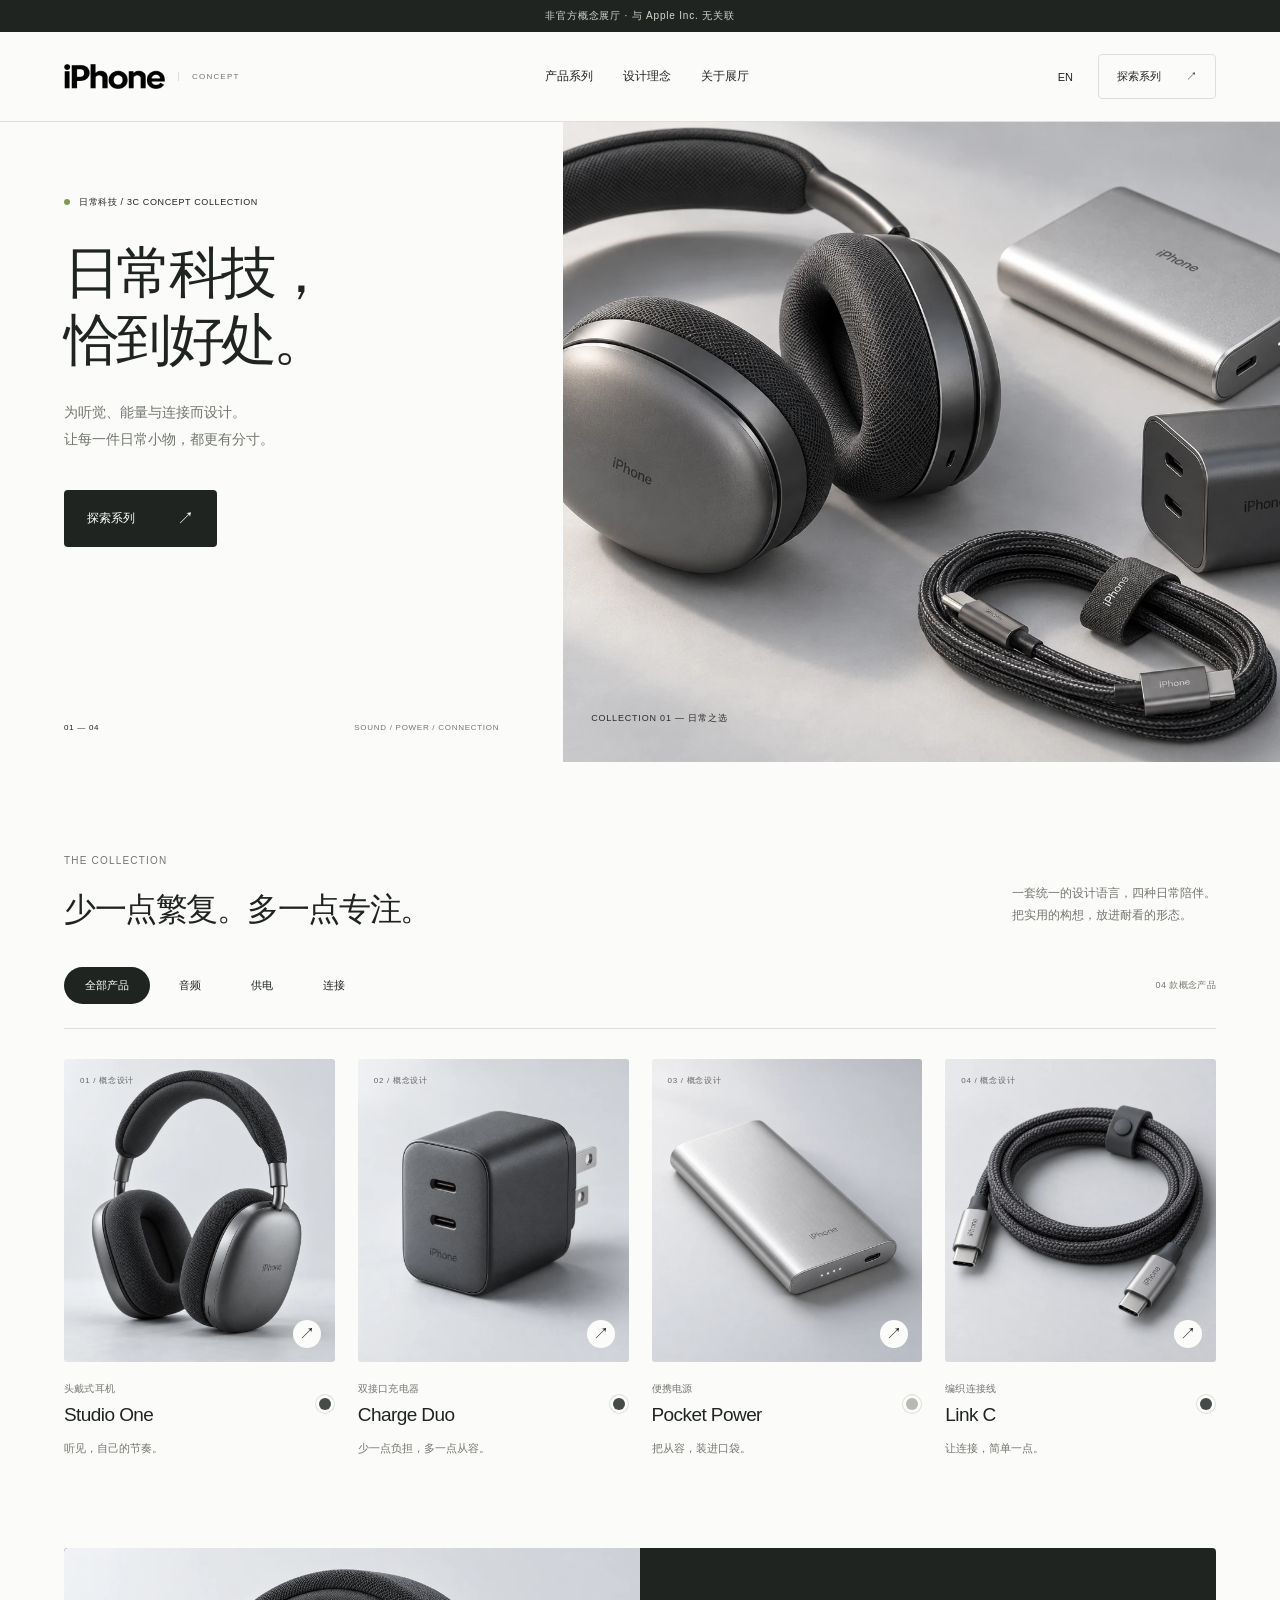
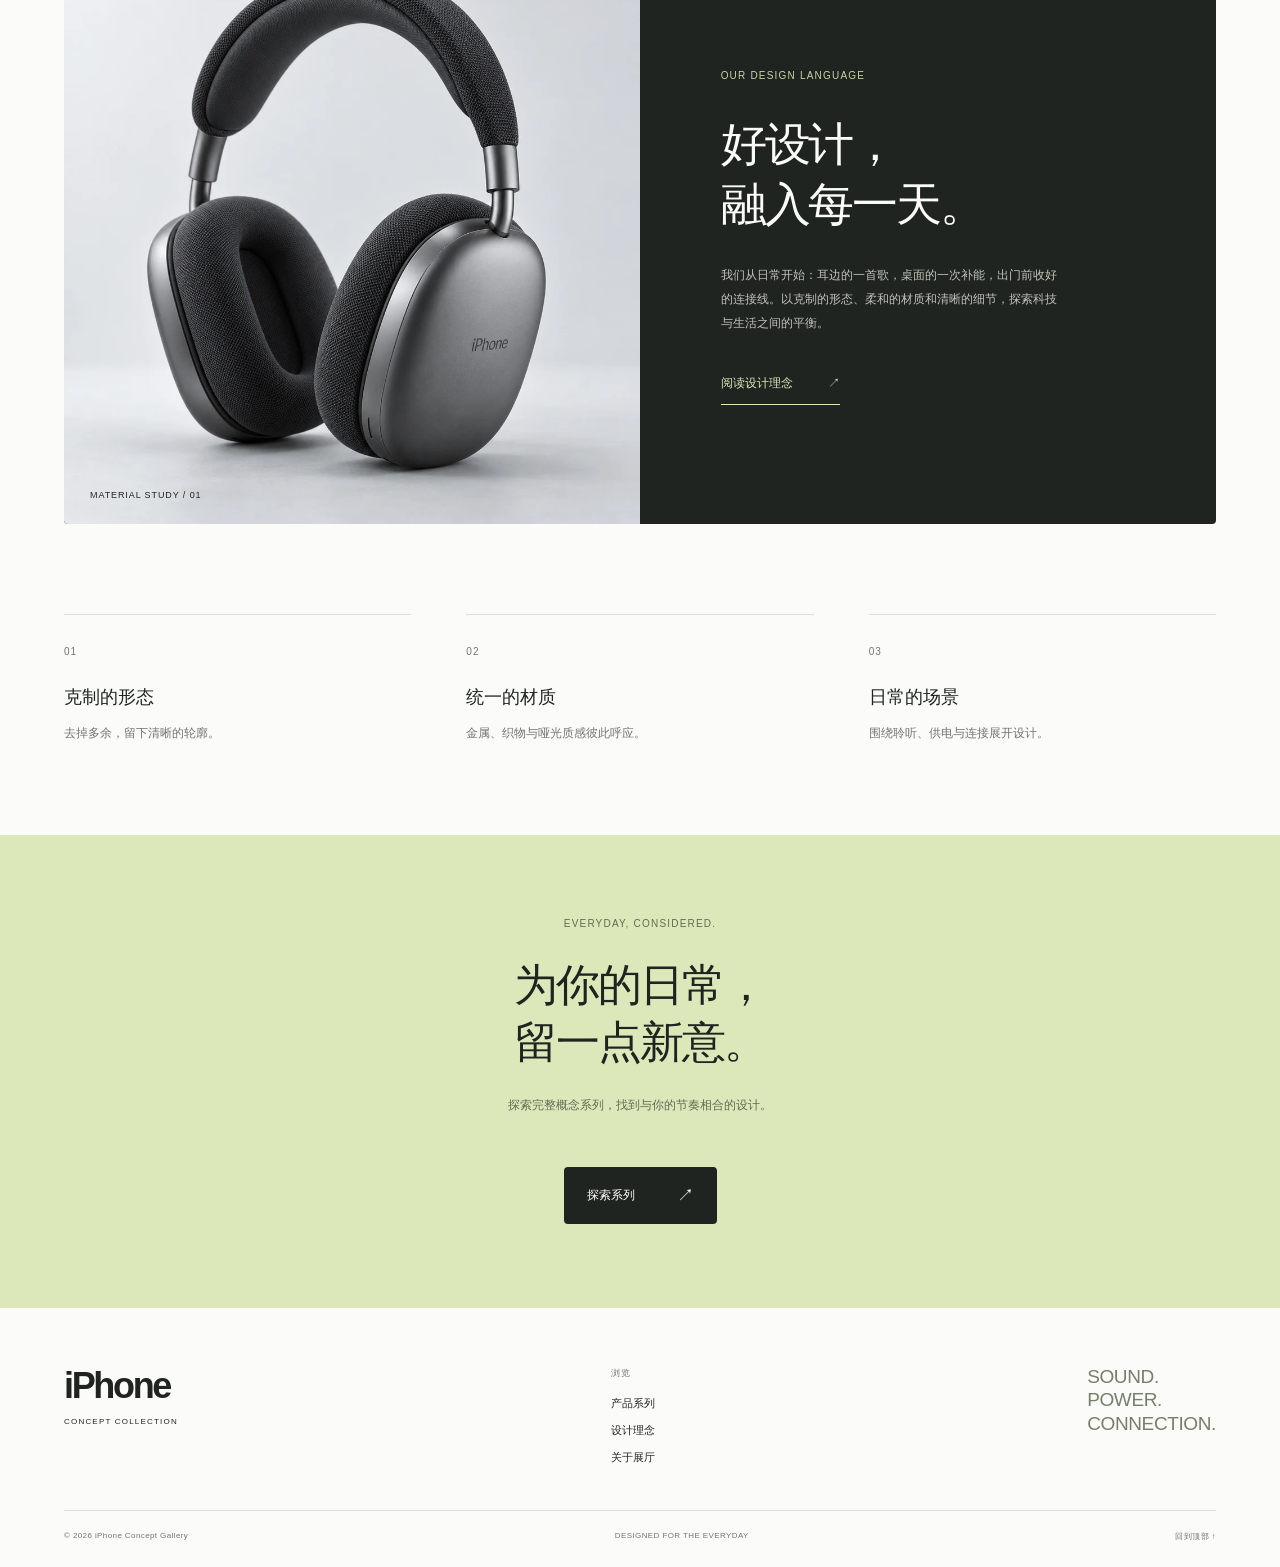
<file: index.html>
<!doctype html>
<html lang="zh-CN"><head><meta charset="utf-8"><meta name="viewport" content="width=device-width, initial-scale=1"><meta name="description" content="iPhone 非官方 3C 概念设计展厅。探索音频、供电和连接配件。"><title>iPhone — 日常科技，恰到好处</title><link rel="icon" href="assets/favicon.svg" type="image/svg+xml"><link rel="stylesheet" href="style.css"><script defer src="product-data.js"></script><script defer src="site.js"></script></head><body data-page="home"><div id="app"></div></body></html>
</file>
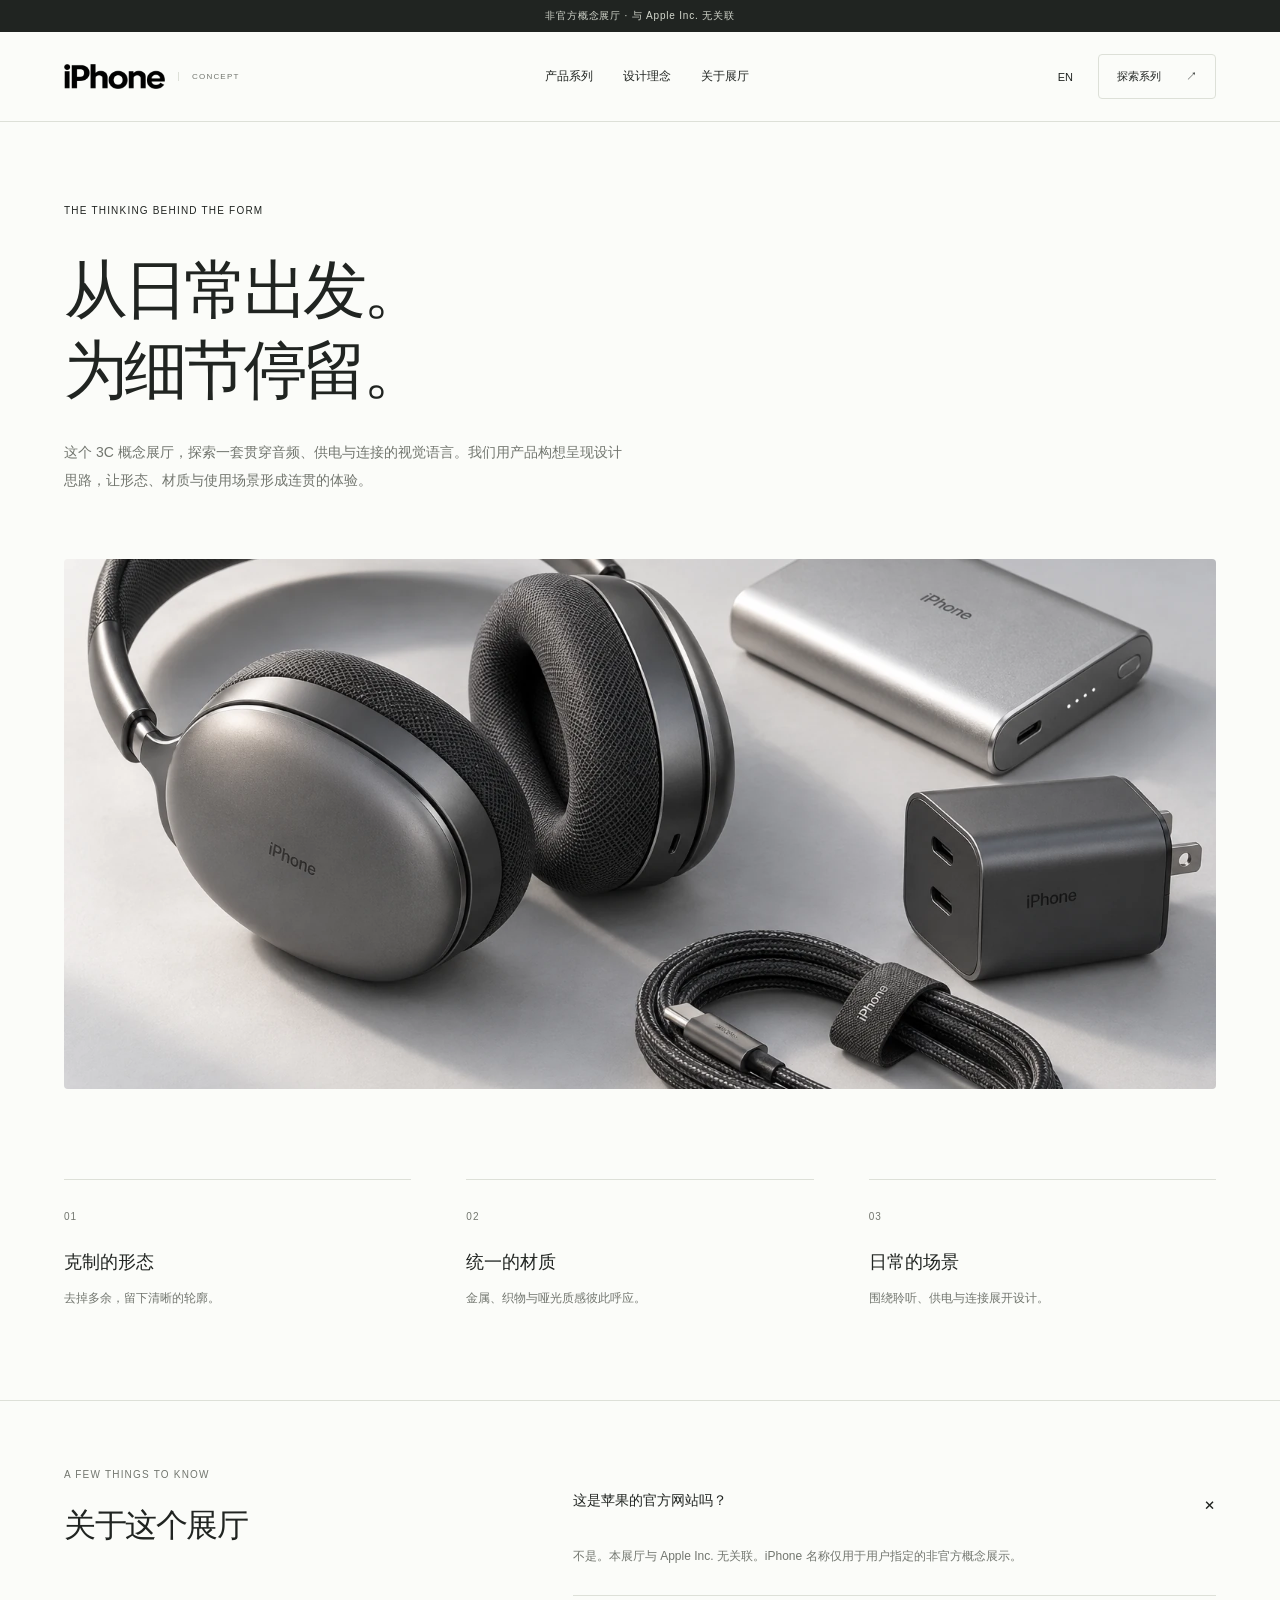
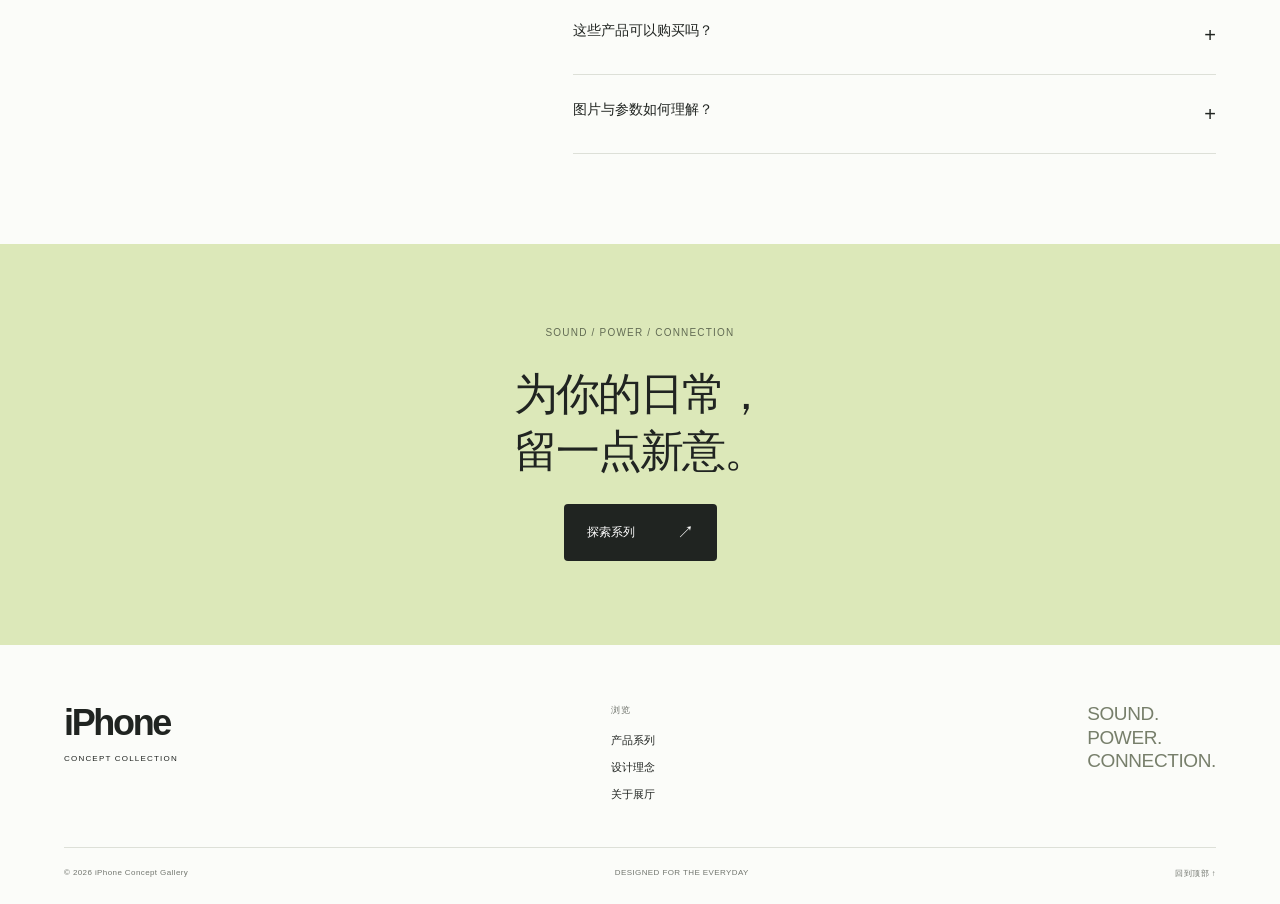
<file: about.html>
<!doctype html>
<html lang="zh-CN"><head><meta charset="utf-8"><meta name="viewport" content="width=device-width, initial-scale=1"><meta name="description" content="了解 iPhone 非官方 3C 概念展厅的设计理念。"><title>设计理念 — iPhone Concept</title><link rel="icon" href="assets/favicon.svg" type="image/svg+xml"><link rel="stylesheet" href="style.css"><script defer src="product-data.js"></script><script defer src="site.js"></script></head><body data-page="about"><div id="app"></div></body></html>
</file>
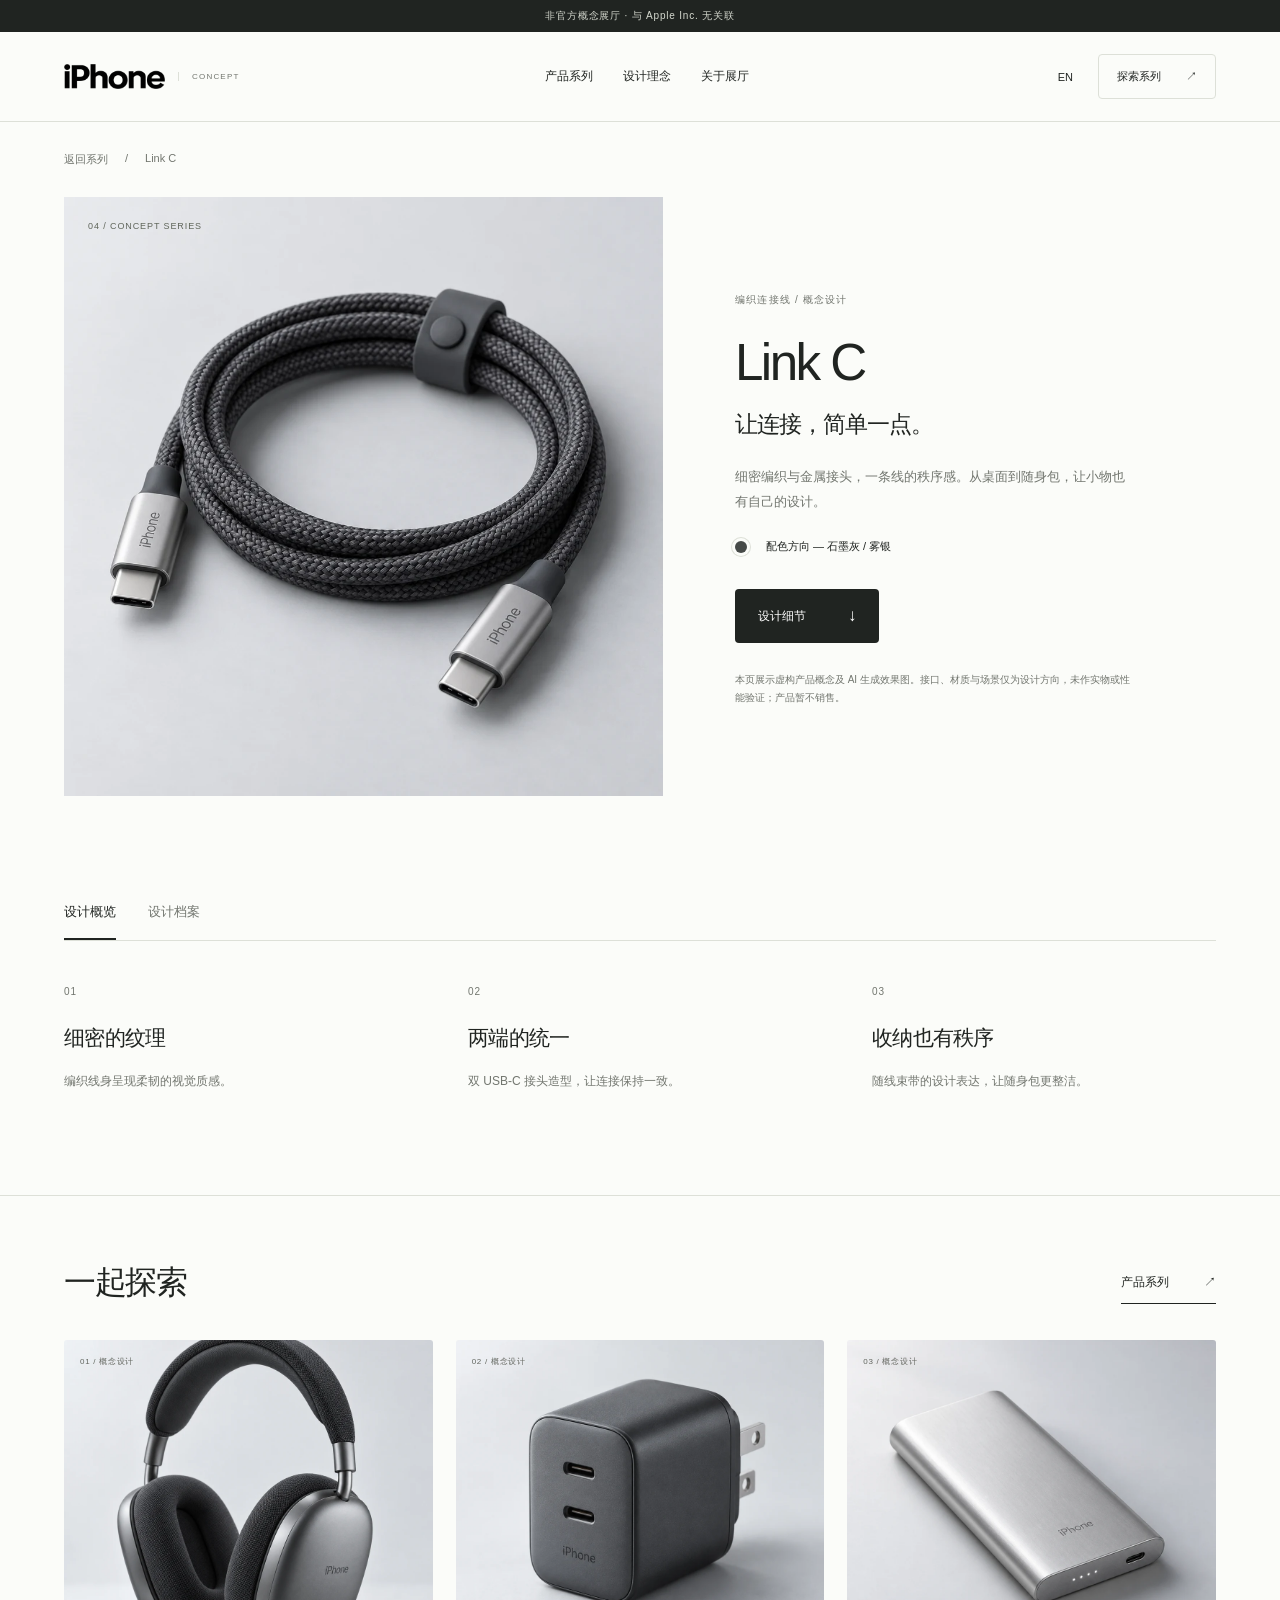
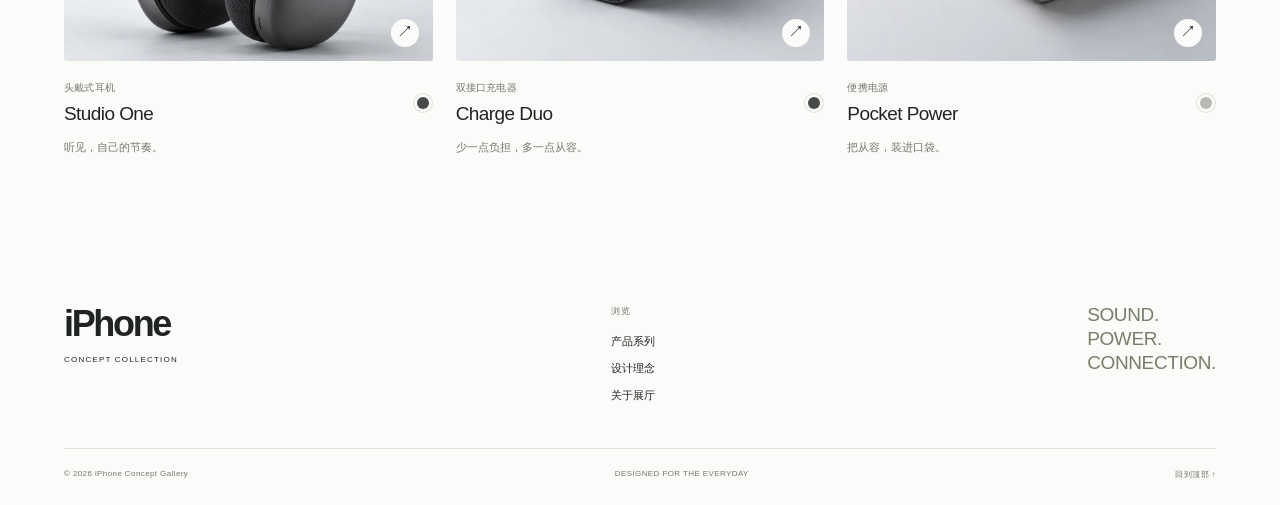
<file: cable.html>
<!doctype html><html lang="zh-CN"><head><meta charset="utf-8"><meta name="viewport" content="width=device-width, initial-scale=1"><meta name="description" content="Link C 编织连接线概念设计。"><title>Link C — iPhone Concept</title><link rel="icon" href="assets/favicon.svg" type="image/svg+xml"><link rel="stylesheet" href="style.css"><script defer src="product-data.js"></script><script defer src="site.js"></script></head><body data-page="product" data-product="cable"><div id="app"></div></body></html>
</file>
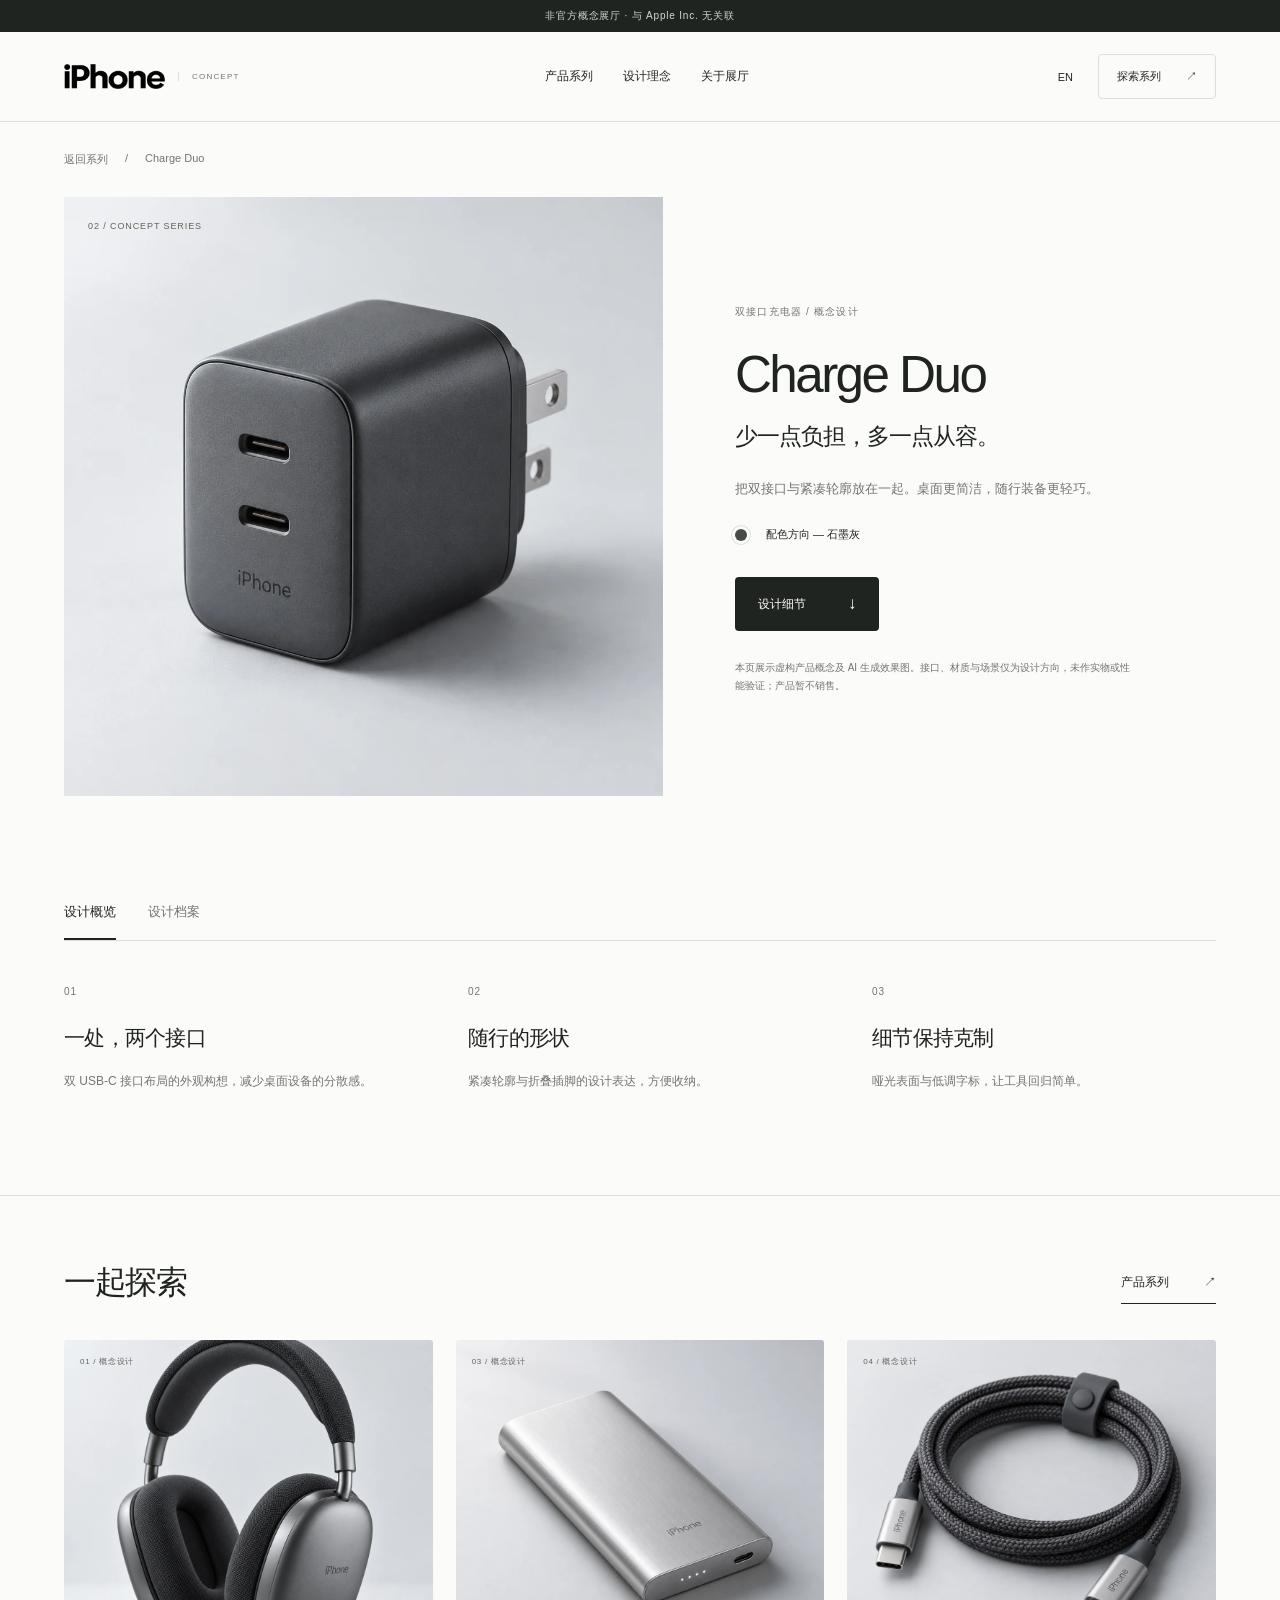
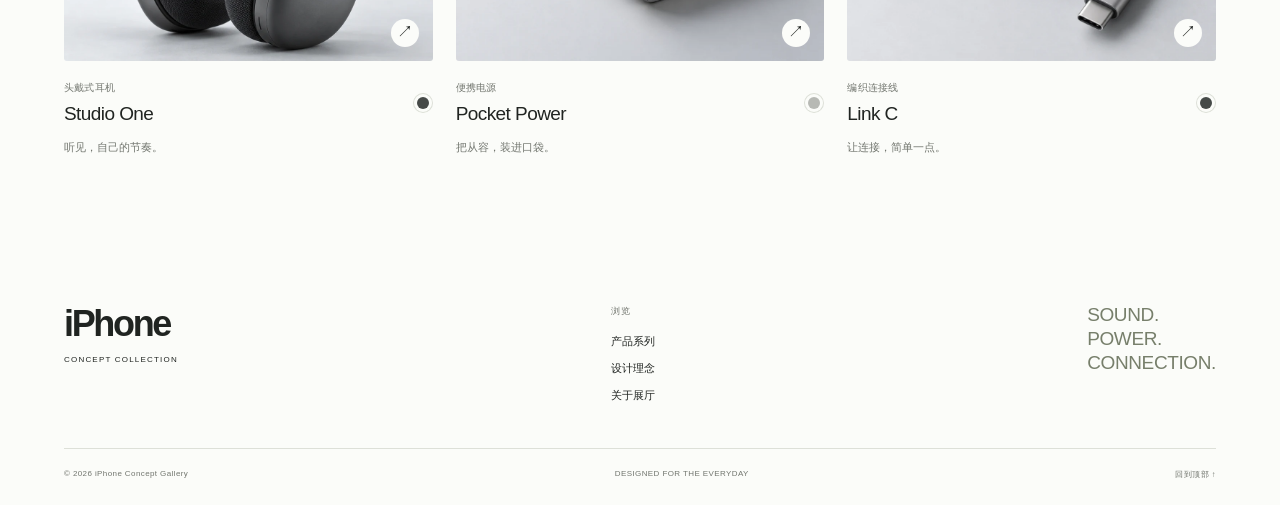
<file: charger.html>
<!doctype html><html lang="zh-CN"><head><meta charset="utf-8"><meta name="viewport" content="width=device-width, initial-scale=1"><meta name="description" content="Charge Duo 双接口充电器概念设计。"><title>Charge Duo — iPhone Concept</title><link rel="icon" href="assets/favicon.svg" type="image/svg+xml"><link rel="stylesheet" href="style.css"><script defer src="product-data.js"></script><script defer src="site.js"></script></head><body data-page="product" data-product="charger"><div id="app"></div></body></html>
</file>
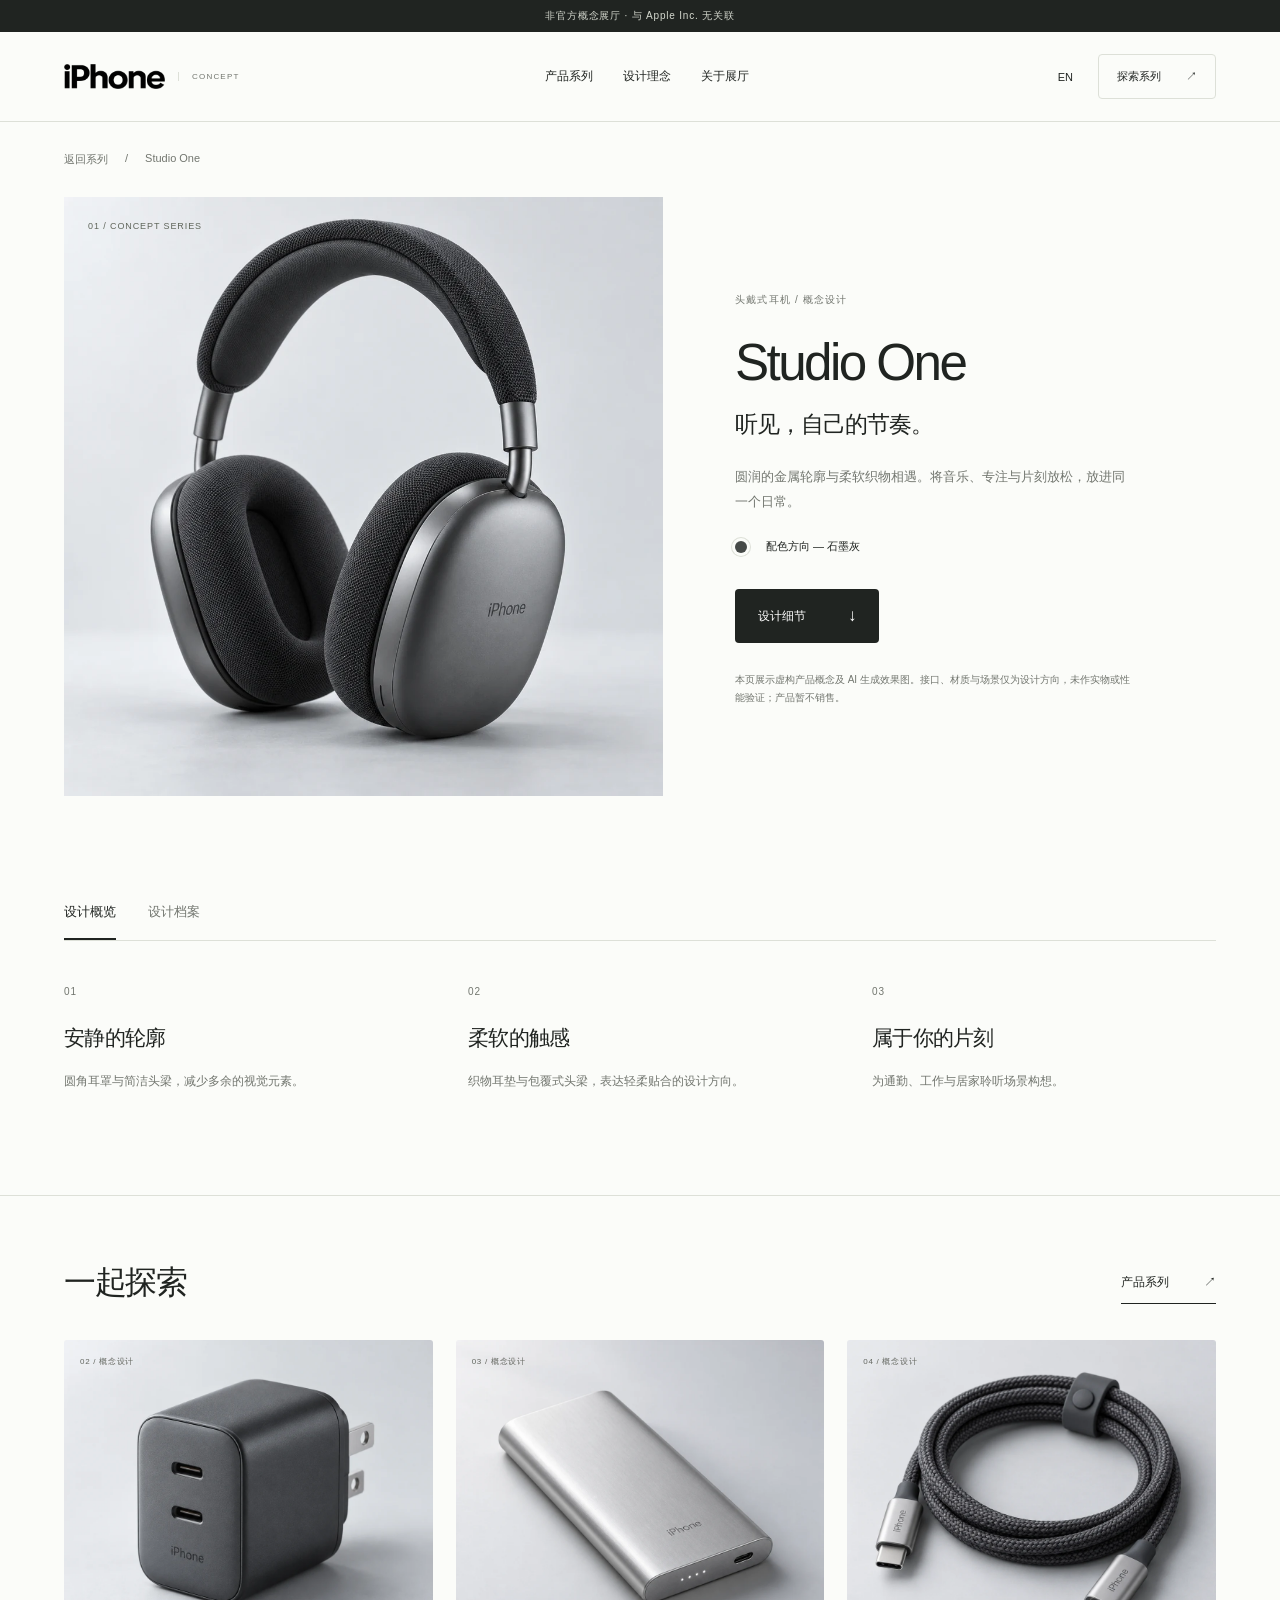
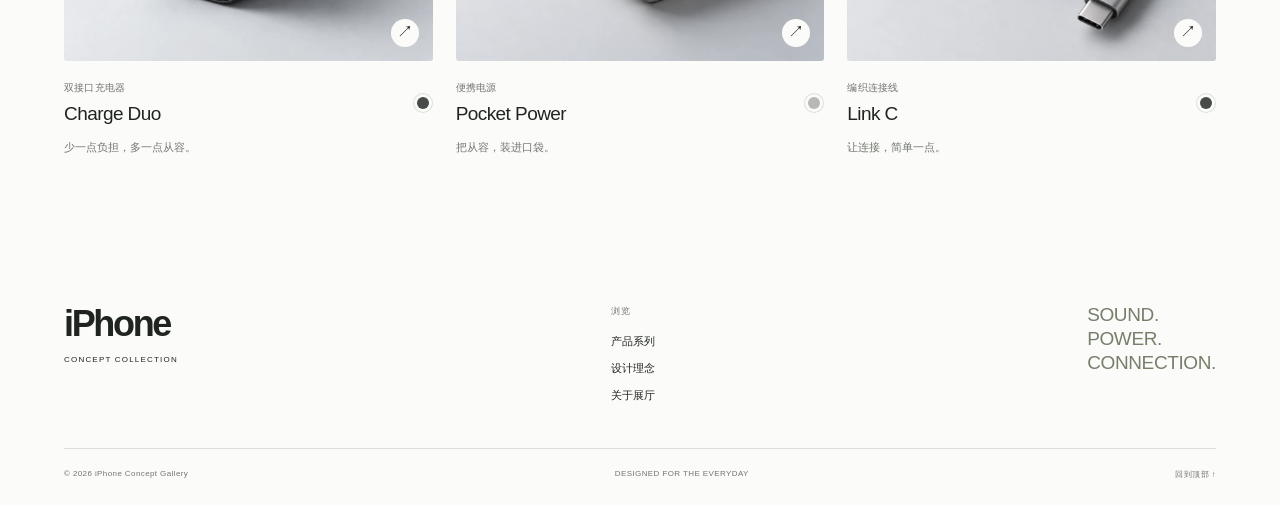
<file: headphones.html>
<!doctype html><html lang="zh-CN"><head><meta charset="utf-8"><meta name="viewport" content="width=device-width, initial-scale=1"><meta name="description" content="Studio One 头戴式耳机概念设计。"><title>Studio One — iPhone Concept</title><link rel="icon" href="assets/favicon.svg" type="image/svg+xml"><link rel="stylesheet" href="style.css"><script defer src="product-data.js"></script><script defer src="site.js"></script></head><body data-page="product" data-product="headphones"><div id="app"></div></body></html>
</file>
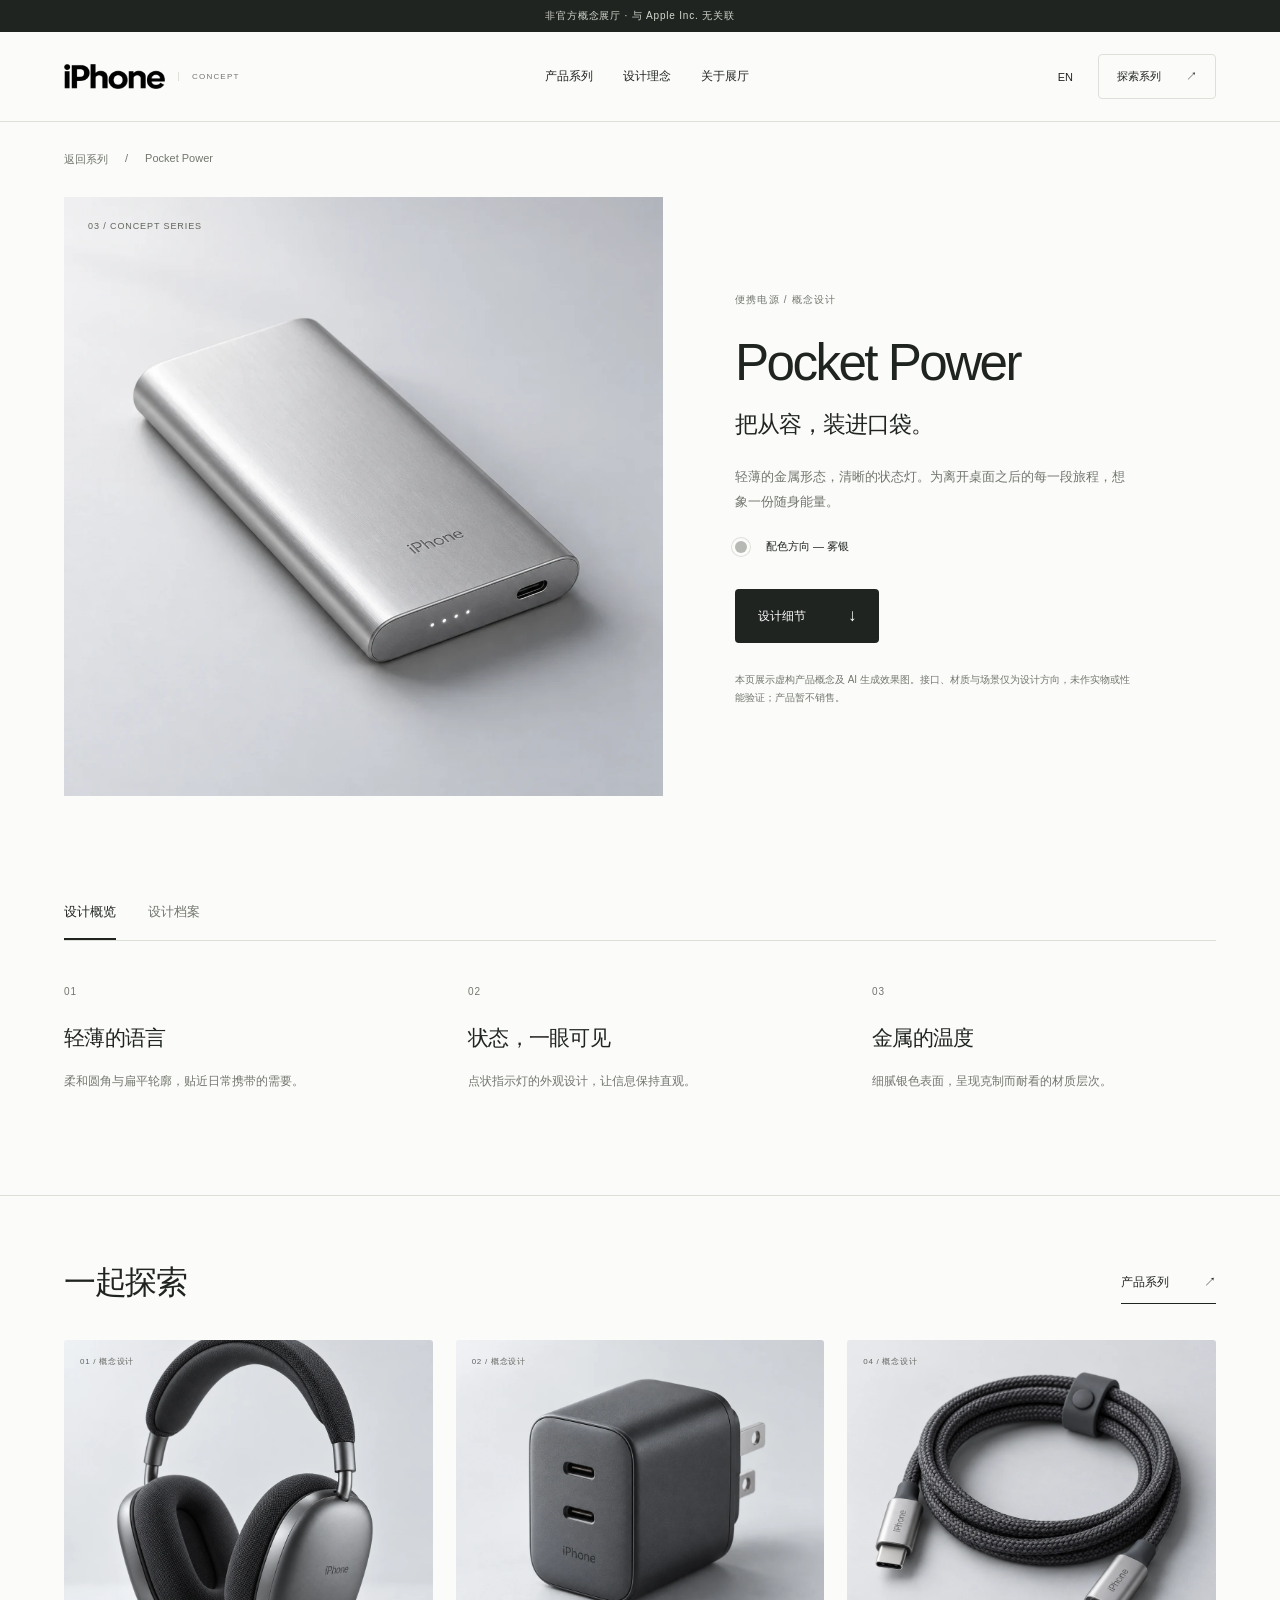
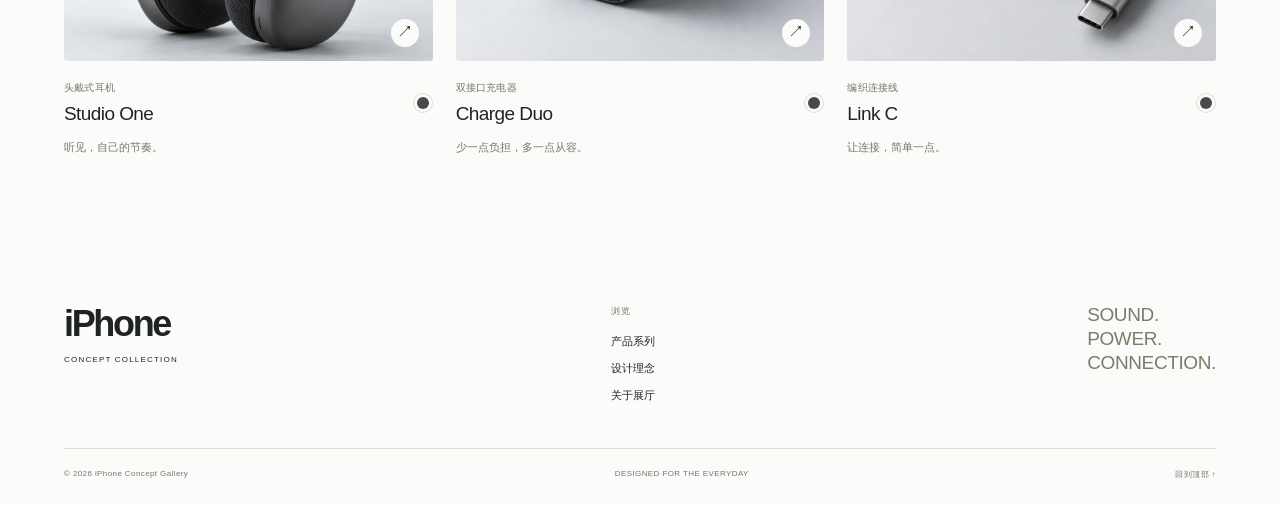
<file: powerbank.html>
<!doctype html><html lang="zh-CN"><head><meta charset="utf-8"><meta name="viewport" content="width=device-width, initial-scale=1"><meta name="description" content="Pocket Power 便携电源概念设计。"><title>Pocket Power — iPhone Concept</title><link rel="icon" href="assets/favicon.svg" type="image/svg+xml"><link rel="stylesheet" href="style.css"><script defer src="product-data.js"></script><script defer src="site.js"></script></head><body data-page="product" data-product="powerbank"><div id="app"></div></body></html>
</file>
<file: style.css>
@charset "UTF-8";
:root{--ink:#202421;--muted:#72766f;--paper:#fbfcf9;--line:#dde0d8;--lime:#dce8b9;--gray:#edf0ec;--sans:Arial,"Helvetica Neue","Microsoft YaHei",sans-serif}*{box-sizing:border-box}html{scroll-behavior:smooth;scroll-padding-top:100px}body{margin:0;background:var(--paper);color:var(--ink);font-family:var(--sans);-webkit-font-smoothing:antialiased}button,a{-webkit-tap-highlight-color:transparent}a{color:inherit;text-decoration:none}button{font:inherit;color:inherit;cursor:pointer}img{display:block;max-width:100%;height:auto}button:focus-visible,a:focus-visible,summary:focus-visible,[tabindex]:focus-visible{outline:3px solid #6d8538;outline-offset:5px}[hidden]{display:none!important}.skip{position:fixed;left:20px;top:-100px;z-index:100;background:var(--ink);color:white;padding:14px}.skip:focus{top:10px}.notice{text-align:center;background:var(--ink);color:#d5d9cf;font-size:10px;padding:9px 16px;letter-spacing:.08em}.header{height:90px;padding:0 5%;display:flex;align-items:center;justify-content:space-between;border-bottom:1px solid var(--line);gap:28px;background:var(--paper);position:relative;z-index:5}.brand{display:flex;align-items:center;gap:13px;min-width:150px}.brand img{width:101px;height:30px;object-fit:contain}.brand>span{font-size:8px;letter-spacing:.15em;border-left:1px solid var(--line);padding-left:13px;color:var(--muted)}nav{display:flex;gap:30px;font-size:12px}nav a{padding:12px 0}nav a:hover,.footer-top a:hover{color:#5b7041}.header-actions{display:flex;gap:22px;align-items:center}.language{background:none;border:0;font-size:11px;padding:12px 3px}.nav-cta{display:flex;gap:25px;align-items:center;font-size:11px;border:1px solid var(--line);padding:14px 18px;border-radius:4px}.nav-cta:hover{background:var(--lime)}.menu{display:none}.hero{display:grid;grid-template-columns:44% 56%;min-height:640px}.hero-copy{padding:72px 11.36% 30px;display:flex;align-items:flex-start;flex-direction:column}.eyebrow{font-size:10px;letter-spacing:.12em;font-weight:500;line-height:1.8;margin:0 0 30px}.hero .eyebrow{display:flex;align-items:center;gap:9px;font-size:9px;letter-spacing:.07em}.live-dot{width:6px;height:6px;background:#829951;border-radius:50%;flex-shrink:0}h1,h2,h3,p{margin-top:0}h1{font-size:clamp(42px,4.4vw,70px);line-height:1.18;letter-spacing:-.065em;font-weight:500;margin-bottom:26px}html[lang=en] h1{font-size:clamp(46px,4.8vw,76px);letter-spacing:-.055em}.intro{font-size:14px;line-height:1.95;color:var(--muted);margin-bottom:36px}.button{display:inline-flex;justify-content:space-between;align-items:center;gap:42px;padding:17px 23px;background:var(--ink);color:white;border-radius:4px;font-size:12px;min-height:50px;transition:background .2s,transform .2s}.button:hover{background:#414c37;transform:translateY(-2px)}.button span{font-size:17px}.hero-foot{margin-top:auto;padding-top:85px;width:100%;display:flex;justify-content:space-between;gap:15px;font-size:8px;color:var(--muted);letter-spacing:.09em}.hero-foot>span:first-child{color:var(--ink)}.hero-visual{position:relative;background:#e3e5e2;overflow:hidden}.hero-visual>img{width:100%;height:100%;object-fit:cover}.visual-caption{position:absolute;bottom:26px;left:28px;right:28px;display:flex;align-items:center;justify-content:space-between;font-size:9px;letter-spacing:.09em;color:#292b27}.visual-caption>span:last-child{font-size:27px}.section{padding:90px 5%}.section-head{display:flex;justify-content:space-between;align-items:end;gap:50px;margin-bottom:36px}.section-head .eyebrow{margin-bottom:18px;color:var(--muted)}h2{font-size:clamp(26px,2.5vw,42px);line-height:1.35;font-weight:500;letter-spacing:-.045em;margin-bottom:0}.section-head>p{font-size:12px;line-height:1.9;color:var(--muted);margin-bottom:4px;max-width:360px}.filter-row{display:flex;justify-content:space-between;align-items:center;border-bottom:1px solid var(--line);padding-bottom:24px;margin-bottom:30px;gap:20px}.filters{display:flex;gap:8px;flex-wrap:wrap}.filters button{border:1px solid transparent;background:none;padding:10px 20px;border-radius:30px;font-size:11px}.filters button.active{background:var(--ink);color:white}.filters button:not(.active):hover{background:var(--gray)}.collection-count{font-size:9px;color:var(--muted);letter-spacing:.04em;white-space:nowrap}.product-grid{display:grid;grid-template-columns:repeat(4,minmax(0,1fr));gap:23px}.product-image{position:relative;display:block;background:var(--gray);overflow:hidden;aspect-ratio:1/1.12;border-radius:3px}.product-image img{width:100%;height:100%;object-fit:cover;transition:transform .5s}.product-image:hover img{transform:scale(1.045)}.product-number{position:absolute;z-index:1;top:16px;left:16px;font-size:8px;letter-spacing:.09em;color:#63665f}.product-image>span:last-child{position:absolute;right:14px;bottom:14px;background:var(--paper);border-radius:50%;width:28px;height:28px;display:grid;place-items:center;font-size:16px}.product-caption{display:flex;justify-content:space-between;align-items:center;padding-top:20px}.type{font-size:10px;letter-spacing:.02em;color:var(--muted);margin-bottom:8px}.product-caption h3{font-size:19px;font-weight:500;letter-spacing:-.03em;margin:0}.color-chip{display:block;width:12px;height:12px;background:#464a48;border-radius:50%;box-shadow:0 0 0 3px var(--paper),0 0 0 4px var(--line);margin-right:4px;flex-shrink:0}.color-chip.silver{background:#b7b9b4}.product-tag{font-size:11px;color:var(--muted);line-height:1.7;margin:13px 0 0}.manifesto{display:grid;grid-template-columns:1fr 1fr;margin:0 5%;background:var(--ink);border-radius:4px;overflow:hidden}.manifesto-image{position:relative;min-height:490px;overflow:hidden;background:#e4e6e2}.manifesto-image img{height:100%;width:100%;object-fit:cover}.manifesto-image>span{position:absolute;bottom:24px;left:26px;font-size:9px;letter-spacing:.1em}.manifesto-copy{padding:75px 14%;color:var(--paper);display:flex;flex-direction:column;align-items:flex-start;justify-content:center}.manifesto-copy .eyebrow{color:#c4d6a0;margin-bottom:30px}.manifesto-copy h2{font-size:46px;line-height:1.3;margin-bottom:28px}.manifesto-copy>p:not(.eyebrow){font-size:12px;line-height:2;color:#bfc3b9;max-width:340px}.text-link{display:inline-flex;gap:35px;align-items:center;font-size:12px;padding:12px 0;border-bottom:1px solid currentColor}.manifesto-copy .text-link{margin-top:16px;color:var(--lime)}.principles{display:grid;grid-template-columns:repeat(3,1fr);gap:55px}.principles>div{border-top:1px solid var(--line);padding-top:26px}.principles span,.feature-grid article>span{font-size:10px;color:var(--muted);letter-spacing:.1em}.principles h3{font-size:18px;font-weight:500;margin:26px 0 14px}.principles p{color:var(--muted);font-size:12px;line-height:1.8;margin:0}.closing{text-align:center;background:var(--lime);padding:80px 24px 84px}.closing .eyebrow{margin-bottom:23px;color:#626b54}.closing h2{font-size:44px;line-height:1.3}.closing p:not(.eyebrow){font-size:12px;line-height:1.8;margin:25px 0;color:#626b54}.closing .button{margin-top:25px}footer{padding:57px 5% 25px;background:var(--paper)}.footer-top{display:flex;justify-content:space-between;gap:40px;padding-bottom:45px}.footer-brand{font-size:36px;letter-spacing:-.065em;font-weight:600}.footer-brand span{display:block;font-size:8px;letter-spacing:.15em;font-weight:400;margin-top:10px}.footer-top>div .eyebrow{margin-bottom:15px;color:var(--muted);font-size:9px}.footer-top>div>a{font-size:11px;display:block;margin-top:12px}.footer-line{font-size:19px;line-height:1.25;letter-spacing:-.02em;margin:0;color:#777f6b}.legal{font-size:10px;line-height:1.8;color:var(--muted);max-width:890px;margin-bottom:25px}.footer-bottom{border-top:1px solid var(--line);padding-top:20px;display:flex;justify-content:space-between;gap:20px;font-size:8px;letter-spacing:.05em;color:var(--muted)}.breadcrumb{padding:30px 5%;display:flex;gap:17px;font-size:11px;color:var(--muted)}.breadcrumb a:hover{text-decoration:underline}.detail-hero{display:grid;grid-template-columns:52% 48%;padding:0 5%;gap:0}.detail-image{background:var(--gray);position:relative;overflow:hidden;aspect-ratio:1}.detail-image img{height:100%;width:100%;object-fit:cover}.detail-index{position:absolute;left:24px;top:24px;z-index:1;font-size:9px;letter-spacing:.1em;color:#60665b}.detail-copy{padding:35px 0 30px 13%;display:flex;flex-direction:column;justify-content:center;align-items:flex-start}.detail-copy .eyebrow{color:var(--muted);margin-bottom:24px}.detail-copy h1,html[lang=en] .detail-copy h1{font-size:clamp(38px,4vw,60px);letter-spacing:-.05em;margin-bottom:16px}.detail-copy h2{font-size:23px;margin-bottom:25px}.detail-description{font-size:13px;line-height:1.9;color:var(--muted);max-width:400px;margin-bottom:25px}.color-choice{display:flex;gap:15px;align-items:center;font-size:11px;margin:0 0 35px}.detail-note{font-size:10px;line-height:1.8;color:var(--muted);margin:28px 0 0;max-width:400px}.tabs{display:flex;gap:32px;border-bottom:1px solid var(--line);margin-bottom:40px}.tabs button{border:0;border-bottom:2px solid transparent;background:none;font-size:13px;padding:17px 0;color:var(--muted)}.tabs [aria-selected=true]{border-bottom-color:var(--ink);color:var(--ink)}.feature-grid{display:grid;grid-template-columns:repeat(3,1fr);gap:60px}.feature-grid h3{font-size:21px;font-weight:500;letter-spacing:-.035em;margin:25px 0 18px}.feature-grid p{font-size:12px;line-height:1.9;color:var(--muted)}.spec-list{margin:0;max-width:700px}.spec-list>div{display:grid;grid-template-columns:1fr 2fr;border-bottom:1px solid var(--line);padding:18px 0;font-size:13px;gap:20px}.spec-list dt{color:var(--muted)}.spec-list dd{margin:0}.spec-note{font-size:11px;color:var(--muted);line-height:1.9;max-width:700px;margin-top:25px}.related{border-top:1px solid var(--line);padding-top:65px}.related .product-grid{grid-template-columns:repeat(3,1fr)}.related .product-image{aspect-ratio:1.15}.about-intro{padding-top:80px;padding-bottom:65px}.about-intro h1{font-size:clamp(43px,5vw,70px);line-height:1.25;max-width:850px}.about-intro>p:last-child{font-size:14px;line-height:2;color:var(--muted);max-width:560px;margin:28px 0 0}.about-image{margin:0 5%;height:530px;overflow:hidden;border-radius:4px}.about-image img{width:100%;height:100%;object-fit:cover}.faq{display:grid;grid-template-columns:1fr 1.5fr;gap:80px;border-top:1px solid var(--line);padding-top:65px}.faq .eyebrow{color:var(--muted);margin-bottom:20px}.faq details{border-bottom:1px solid var(--line)}summary{list-style:none;display:flex;justify-content:space-between;gap:30px;cursor:pointer;padding:23px 0;font-size:14px;line-height:1.6}summary::-webkit-details-marker{display:none}summary>span{font-size:20px;font-weight:300}details[open] summary>span{transform:rotate(45deg)}details p{font-size:12px;color:var(--muted);line-height:2;max-width:520px;padding-bottom:15px}
@media(min-width:1600px){.hero{min-height:740px}.hero-copy{padding-top:105px}.header{height:100px}.hero h1{font-size:82px}.hero .intro{font-size:16px}}
@media(max-width:1100px){nav{gap:18px}.header{padding:0 4%;gap:20px}.brand{min-width:125px}.brand>span{display:none}.header-actions{gap:16px}.nav-cta{gap:16px}.hero{min-height:570px}.hero-copy{padding:65px 9.1% 25px}.hero .eyebrow{font-size:8px}.hero-foot{font-size:7px;flex-direction:column;padding-top:65px}.hero h1{font-size:46px}.product-grid{gap:15px}.section-head>p{max-width:300px}.manifesto-copy{padding:50px 10%}.manifesto-copy h2{font-size:38px}.manifesto-image{min-height:450px}.detail-copy{padding-left:10%}.detail-copy h2{font-size:20px}.detail-hero{grid-template-columns:50% 50%}.detail-note{font-size:9px}.section{padding-top:70px;padding-bottom:70px}}
@media(max-width:760px){html{scroll-padding-top:30px}.notice{font-size:8px;letter-spacing:.025em}.header{height:74px;padding:0 6%;gap:15px}.brand img{width:91px;height:27px}.brand>span{display:block;padding-left:10px;font-size:7px}.header .nav-cta{display:none}.header-actions{gap:17px}.menu{display:flex;flex-direction:column;justify-content:center;gap:6px;background:none;border:0;width:28px;height:40px;padding:4px}.menu span{height:1px;width:20px;background:var(--ink)}nav{display:none;position:absolute;left:0;right:0;top:74px;background:var(--paper);padding:24px 6%;border-bottom:1px solid var(--line);box-shadow:0 18px 30px #2024210a}nav.open{display:flex;flex-direction:column;gap:12px}.hero{display:flex;flex-direction:column;min-height:0}.hero-copy{padding:47px 6% 32px}.hero .eyebrow{font-size:8px;margin-bottom:26px}.hero h1,html[lang=en] .hero h1{font-size:50px;margin-bottom:21px}.intro{font-size:12px;margin-bottom:27px}.hero-foot{padding-top:40px;flex-direction:row;font-size:7px}.hero-visual{height:390px}.hero-visual img{object-position:center}.visual-caption{left:22px;right:22px;bottom:18px;font-size:8px}.section{padding:56px 6%}.section-head{display:block;margin-bottom:27px}.section-head h2{font-size:28px}.section-head>p{max-width:none;font-size:11px;margin-top:18px}.section-head .eyebrow{margin-bottom:16px}.filter-row{padding-bottom:20px;align-items:flex-start;gap:10px}.filters{gap:0}.filters button{font-size:10px;padding:8px 13px}.collection-count{padding-top:9px;font-size:8px}.product-grid{grid-template-columns:repeat(2,minmax(0,1fr));gap:28px 13px}.product-number{font-size:7px;left:11px;top:12px}.product-image{aspect-ratio:1/1.14}.product-caption{padding-top:15px}.product-caption h3{font-size:16px}.product-tag{font-size:10px;margin-top:9px}.color-chip{width:9px;height:9px}.type{font-size:9px}.product-image>span:last-child{width:25px;height:25px;right:10px;bottom:10px}.manifesto{margin:0 6%;display:flex;flex-direction:column}.manifesto-image{height:330px;min-height:0}.manifesto-copy{padding:42px 9% 47px}.manifesto-copy h2{font-size:37px;margin-bottom:23px}.manifesto-copy .eyebrow{font-size:9px;margin-bottom:22px}.manifesto-copy p:not(.eyebrow){font-size:12px;max-width:none}.principles{grid-template-columns:1fr;gap:30px}.principles>div{padding-top:18px;display:grid;grid-template-columns:35px 1fr}.principles span{grid-row:1/3;padding-top:4px}.principles h3{font-size:17px;margin:0 0 12px}.principles p{grid-column:2;font-size:11px}.closing{padding:57px 6% 62px}.closing h2{font-size:34px}.closing .eyebrow{font-size:9px}.closing p:not(.eyebrow){font-size:11px}.button{font-size:11px;padding:15px 20px;min-height:47px}footer{padding:42px 6% 23px}.footer-top{gap:20px;padding-bottom:32px}.footer-brand{font-size:30px}.footer-brand span{font-size:7px}.footer-line{font-size:13px}.footer-top>div>a{font-size:10px}.legal{font-size:9px}.footer-bottom{flex-wrap:wrap;font-size:7px;gap:14px}.footer-bottom>span:nth-child(2){display:none}.breadcrumb{padding:24px 6%;font-size:10px}.detail-hero{display:flex;flex-direction:column;padding:0 6%}.detail-copy{padding:36px 0 0}.detail-copy h1,html[lang=en] .detail-copy h1{font-size:44px}.detail-copy h2{font-size:22px}.detail-description{max-width:none}.detail-copy .eyebrow{margin-bottom:18px}.detail-note{font-size:10px;max-width:none}.color-choice{margin-bottom:26px}.feature-grid{grid-template-columns:1fr;gap:20px}.feature-grid h3{margin:13px 0;font-size:20px}.feature-grid p{margin-bottom:0}.feature-grid article{padding-bottom:22px;border-bottom:1px solid var(--line)}.related .section-head{display:flex;align-items:center;gap:15px}.related .section-head h2{font-size:25px}.related .product-grid{grid-template-columns:repeat(2,minmax(0,1fr))}.related .product-image{aspect-ratio:1/1.1}.about-intro{padding-top:52px}.about-intro h1,html[lang=en] .about-intro h1{font-size:42px}.about-intro>p:last-child{font-size:12px}.about-image{margin:0 6%;height:330px}.faq{grid-template-columns:1fr;gap:27px}.faq h2{font-size:28px}.faq summary{font-size:13px}.faq .eyebrow{font-size:9px}}
@media(max-width:360px){.brand>span{display:none}.hero h1,html[lang=en] .hero h1{font-size:43px}.collection-count{display:none}.footer-line{display:none}}
@media(prefers-reduced-motion:reduce){html{scroll-behavior:auto}*,*::before,*::after{transition:none!important}}
</file>
